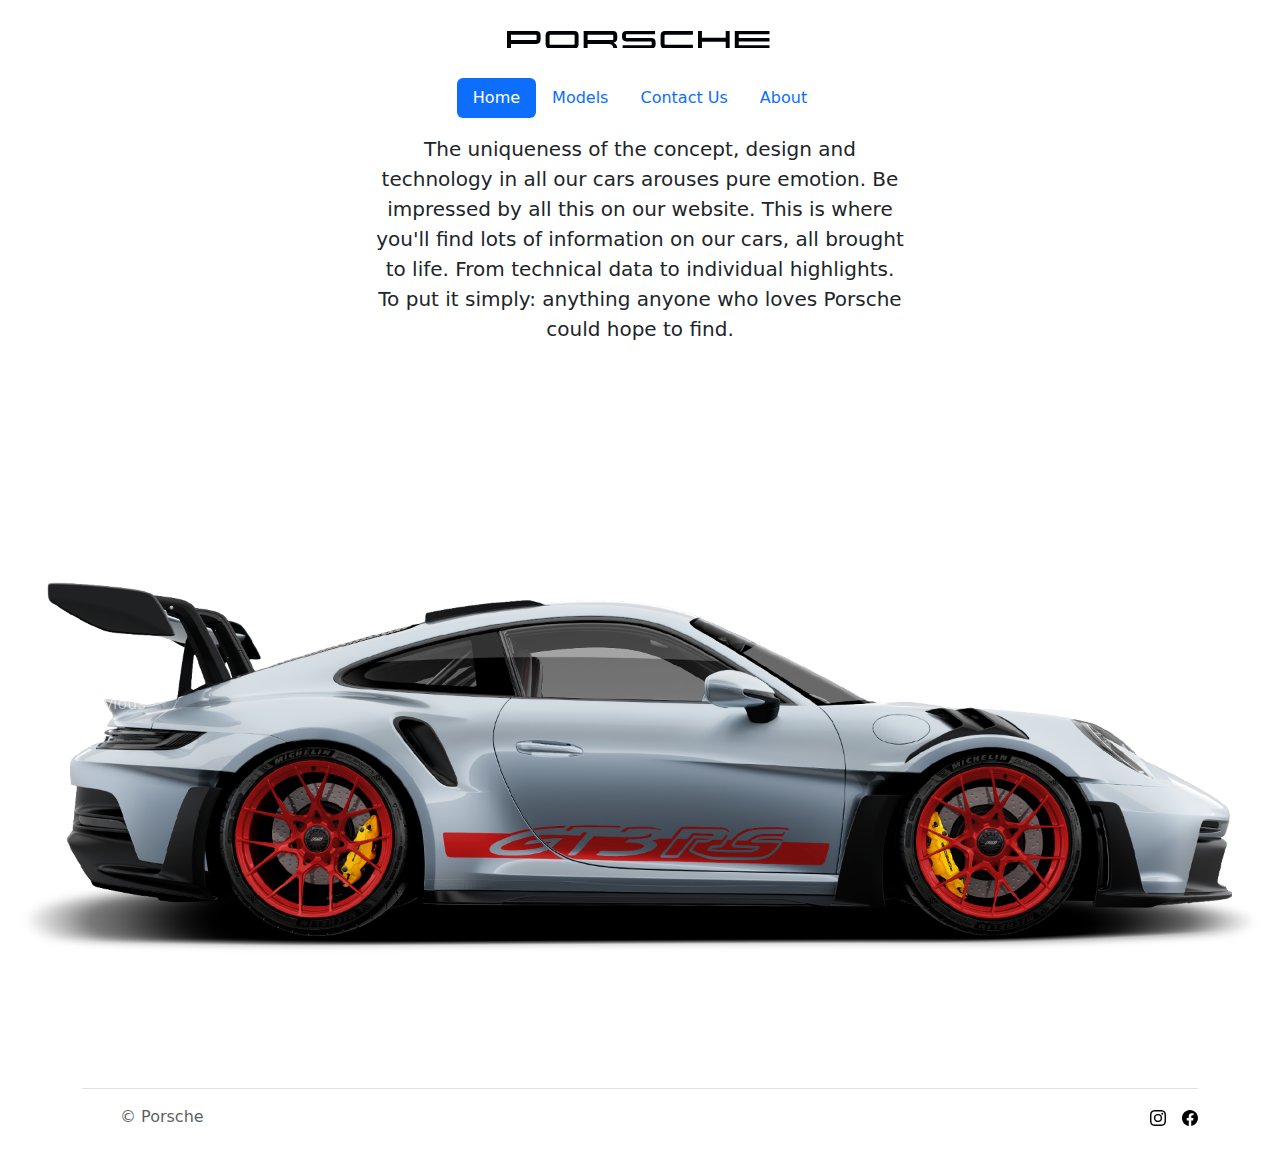
<file: index.html>
<!DOCTYPE html>
<html lang="en">
    <head>
        <meta charset="UTF-8">
        <title>Porsche</title>
        <link href="https://cdn.jsdelivr.net/npm/bootstrap@5.3.3/dist/css/bootstrap.min.css" rel="stylesheet" integrity="sha384-QWTKZyjpPEjISv5WaRU9OFeRpok6YctnYmDr5pNlyT2bRjXh0JMhjY6hW+ALEwIH" crossorigin="anonymous">
        <link rel="stylesheet" href="./style.css">
    </head>

    <body>
        <div class="container">
            <div class="heading">
                <img src="./Images/logo.png">
            </div>
        </div>

        <!-- Navbar -->
        <div class="container">
            <header class="d-flex justify-content-center pb-3">
              <ul class="nav nav-pills">
                <li class="nav-item"><a href="./index.html" class="nav-link active" aria-current="page">Home</a></li>
                <li class="nav-item"><a href="./models.html" class="nav-link" >Models</a></li>
                <li class="nav-item"><a href="./contact-us.html" class="nav-link">Contact Us</a></li>
                <li class="nav-item"><a href="./about.html" class="nav-link">About</a></li>
              </ul>
            </header>
        </div>

        <!-- Hero -->
        <div class="container">
        <div class="px-4 py-0 mb-0 text-center">
            <div class="col-lg-6 mx-auto">
              <p class="lead mb-0"> The uniqueness of the concept, design and technology in all our cars arouses pure emotion. Be impressed by all
                this on our website. This is where you'll find lots of information on our cars, all brought to life. From
                technical data to individual highlights. To put it simply: anything anyone who loves Porsche could hope to find.</p>
            </div>
        </div>
    </div>

        <!-- Coursel -->
      <div id="carouselExampleIndicators" class="carousel slide">
        <div class="carousel-indicators">
          <button type="button" data-bs-target="#carouselExampleIndicators" data-bs-slide-to="0" class="active" aria-current="true" aria-label="Slide 1"></button>
          <button type="button" data-bs-target="#carouselExampleIndicators" data-bs-slide-to="1" aria-label="Slide 2"></button>
          <button type="button" data-bs-target="#carouselExampleIndicators" data-bs-slide-to="2" aria-label="Slide 3"></button>
        </div>
        <div class="carousel-inner">
          <div class="carousel-item active">
            <img src="./Images/porsche 911 gt3 rs.png" class="d-block w-100" alt="911 gt3 rs image">
          </div>
          <div class="carousel-item">
            <img src="./Images/porsche 911.png" class="d-block w-100" alt="911 turbo s image">
          </div>
          <div class="carousel-item">
            <img src="./Images/porsche 718 cayman.png" class="d-block w-100" alt="718 cayman image ">
          </div>
        </div>
        <button class="carousel-control-prev" type="button" data-bs-target="#carouselExampleIndicators" data-bs-slide="prev">
          <span class="carousel-control-prev-icon" aria-hidden="true"></span>
          <span class="visually-visible">Previous</span>
        </button>
        <button class="carousel-control-next" type="button" data-bs-target="#carouselExampleIndicators" data-bs-slide="next">
          <span class="carousel-control-next-icon" aria-hidden="true"></span>
          <span class="visually-visible">Next</span>
        </button>
      </div>

      <!-- Footer -->
      <div class="container">
        <footer class="d-flex flex-wrap justify-content-between align-items-center py-3 my-4 border-top">
          <div class="col-md-4 d-flex align-items-center">
            <a href="/" class="mb-3 me-2 mb-md-0 text-body-secondary text-decoration-none lh-1">
              <svg class="bi" width="30" height="24"><use xlink:href="#bootstrap"></use></svg>
            </a>
            <span class="mb-3 mb-md-0 text-body-secondary">© Porsche</span>
          </div>
      
          <ul class="nav col-md-4 justify-content-end list-unstyled d-flex">
            <li class="ms-3"><a class="text-body-secondary" href="#"><svg class="bi" width="24" height="24"><use xlink:href="#twitter"></use></svg></a></li>
            <li class="ms-3"><a class="text-body-dark" href="https://www.instagram.com/porsche/"><svg xmlns="http://www.w3.org/2000/svg" width="16" height="16" fill="dark" class="bi bi-instagram" viewBox="0 0 16 16">
              <path d="M8 0C5.829 0 5.556.01 4.703.048 3.85.088 3.269.222 2.76.42a3.9 3.9 0 0 0-1.417.923A3.9 3.9 0 0 0 .42 2.76C.222 3.268.087 3.85.048 4.7.01 5.555 0 5.827 0 8.001c0 2.172.01 2.444.048 3.297.04.852.174 1.433.372 1.942.205.526.478.972.923 1.417.444.445.89.719 1.416.923.51.198 1.09.333 1.942.372C5.555 15.99 5.827 16 8 16s2.444-.01 3.298-.048c.851-.04 1.434-.174 1.943-.372a3.9 3.9 0 0 0 1.416-.923c.445-.445.718-.891.923-1.417.197-.509.332-1.09.372-1.942C15.99 10.445 16 10.173 16 8s-.01-2.445-.048-3.299c-.04-.851-.175-1.433-.372-1.941a3.9 3.9 0 0 0-.923-1.417A3.9 3.9 0 0 0 13.24.42c-.51-.198-1.092-.333-1.943-.372C10.443.01 10.172 0 7.998 0zm-.717 1.442h.718c2.136 0 2.389.007 3.232.046.78.035 1.204.166 1.486.275.373.145.64.319.92.599s.453.546.598.92c.11.281.24.705.275 1.485.039.843.047 1.096.047 3.231s-.008 2.389-.047 3.232c-.035.78-.166 1.203-.275 1.485a2.5 2.5 0 0 1-.599.919c-.28.28-.546.453-.92.598-.28.11-.704.24-1.485.276-.843.038-1.096.047-3.232.047s-2.39-.009-3.233-.047c-.78-.036-1.203-.166-1.485-.276a2.5 2.5 0 0 1-.92-.598 2.5 2.5 0 0 1-.6-.92c-.109-.281-.24-.705-.275-1.485-.038-.843-.046-1.096-.046-3.233s.008-2.388.046-3.231c.036-.78.166-1.204.276-1.486.145-.373.319-.64.599-.92s.546-.453.92-.598c.282-.11.705-.24 1.485-.276.738-.034 1.024-.044 2.515-.045zm4.988 1.328a.96.96 0 1 0 0 1.92.96.96 0 0 0 0-1.92m-4.27 1.122a4.109 4.109 0 1 0 0 8.217 4.109 4.109 0 0 0 0-8.217m0 1.441a2.667 2.667 0 1 1 0 5.334 2.667 2.667 0 0 1 0-5.334"/>
            </svg></a></li>
            <li class="ms-3"><a class="text-body-prim" href="https://www.facebook.com/porsche/"><svg xmlns="http://www.w3.org/2000/svg" width="16" height="16" fill="dark" class="bi bi-facebook" viewBox="0 0 16 16">
              <path d="M16 8.049c0-4.446-3.582-8.05-8-8.05C3.58 0-.002 3.603-.002 8.05c0 4.017 2.926 7.347 6.75 7.951v-5.625h-2.03V8.05H6.75V6.275c0-2.017 1.195-3.131 3.022-3.131.876 0 1.791.157 1.791.157v1.98h-1.009c-.993 0-1.303.621-1.303 1.258v1.51h2.218l-.354 2.326H9.25V16c3.824-.604 6.75-3.934 6.75-7.951"/>
            </svg></a></li>
          </ul>
        </footer>
      </div>
      <script src="https://cdn.jsdelivr.net/npm/bootstrap@5.3.3/dist/js/bootstrap.bundle.min.js" integrity="sha384-YvpcrYf0tY3lHB60NNkmXc5s9fDVZLESaAA55NDzOxhy9GkcIdslK1eN7N6jIeHz" crossorigin="anonymous"></script>
    </body>
</html>
</file>
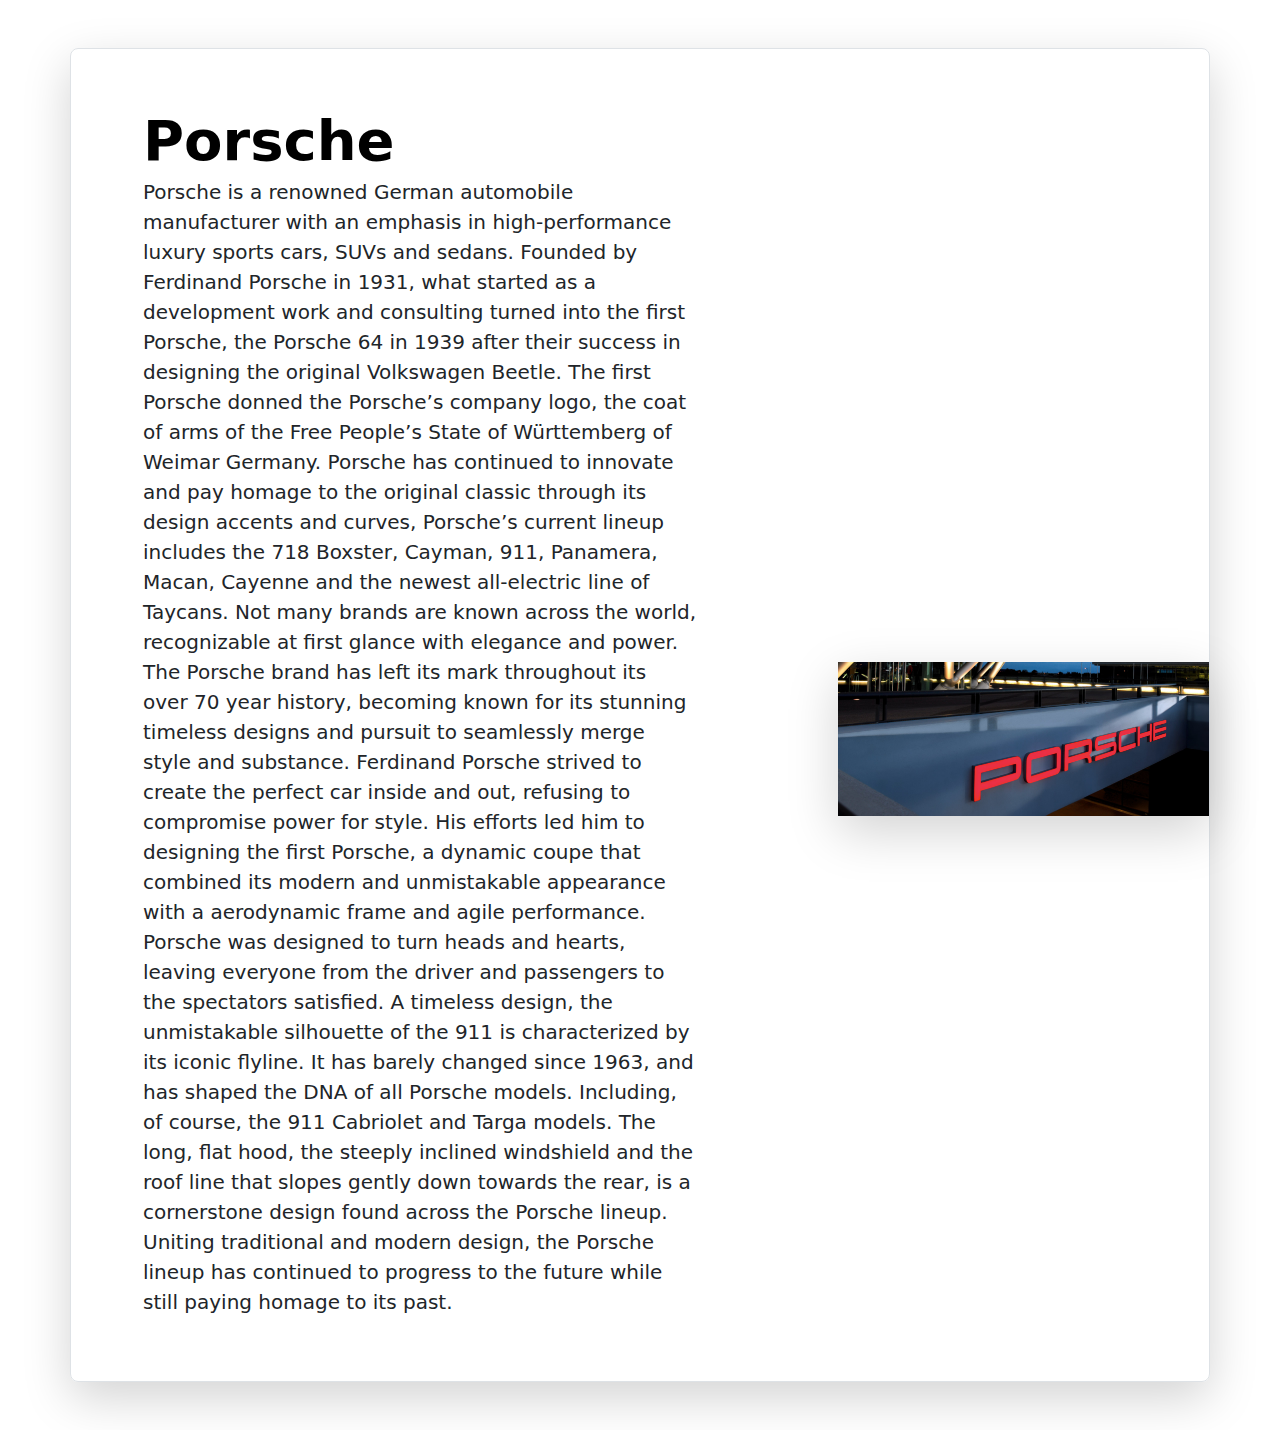
<file: about.html>
<!DOCTYPE html>
<html lang="en">
    <head>
        <meta charset="UTF-8">
        <title>About</title>
        <link href="https://cdn.jsdelivr.net/npm/bootstrap@5.3.3/dist/css/bootstrap.min.css" rel="stylesheet" integrity="sha384-QWTKZyjpPEjISv5WaRU9OFeRpok6YctnYmDr5pNlyT2bRjXh0JMhjY6hW+ALEwIH" crossorigin="anonymous">
    </head>

    <body>
        <div class="container my-5">
            <div class="row p-4 pb-0 pe-lg-0 pt-lg-5 align-items-center rounded-3 border shadow-lg">
              <div class="col-lg-7 p-3 p-lg-5 pt-lg-3">
                <h1 class="display-4 fw-bold lh-1 text-body-emphasis">Porsche</h1>
                <p class="lead">Porsche is a renowned German automobile manufacturer with an emphasis in high-performance luxury sports cars, SUVs and sedans. Founded by Ferdinand Porsche in 1931, what started as a development work and consulting turned into the first Porsche, the Porsche 64 in 1939 after their success in designing the original Volkswagen Beetle. The first Porsche donned the Porsche’s company logo, the coat of arms of the Free People’s State of Württemberg of Weimar Germany. Porsche has continued to innovate and pay homage to the original classic through its design accents and curves, Porsche’s current lineup includes the 718 Boxster, Cayman, 911, Panamera, Macan, Cayenne and the newest all-electric line of Taycans.
                    Not many brands are known across the world, recognizable at first glance with elegance and power. The Porsche brand has left its mark throughout its over 70 year history, becoming known for its stunning timeless designs and pursuit to seamlessly merge style and substance.
                
                Ferdinand Porsche strived to create the perfect car inside and out, refusing to compromise power for style. His efforts led him to designing the first Porsche, a dynamic coupe that combined its modern and unmistakable appearance with a aerodynamic frame and agile performance. Porsche was designed to turn heads and hearts, leaving everyone from the driver and passengers to the spectators satisfied.
                
                A timeless design, the unmistakable silhouette of the 911 is characterized by its iconic flyline. It has barely changed since 1963, and has shaped the DNA of all Porsche models. Including, of course, the 911 Cabriolet and Targa models.
                
                The long, flat hood, the steeply inclined windshield and the roof line that slopes gently down towards the rear, is a cornerstone design found across the Porsche lineup. Uniting traditional and modern design, the Porsche lineup has continued to progress to the future while still paying homage to its past.
                </p>
              </div>
              <div class="col-lg-4 offset-lg-1 p-0 overflow-hidden shadow-lg">
                  <img class="rounded-lg-3" src="./about.jpg" alt="Porsche logo photo" width="400">
              </div>
            </div>
          </div>
    </body>
</html>
</file>
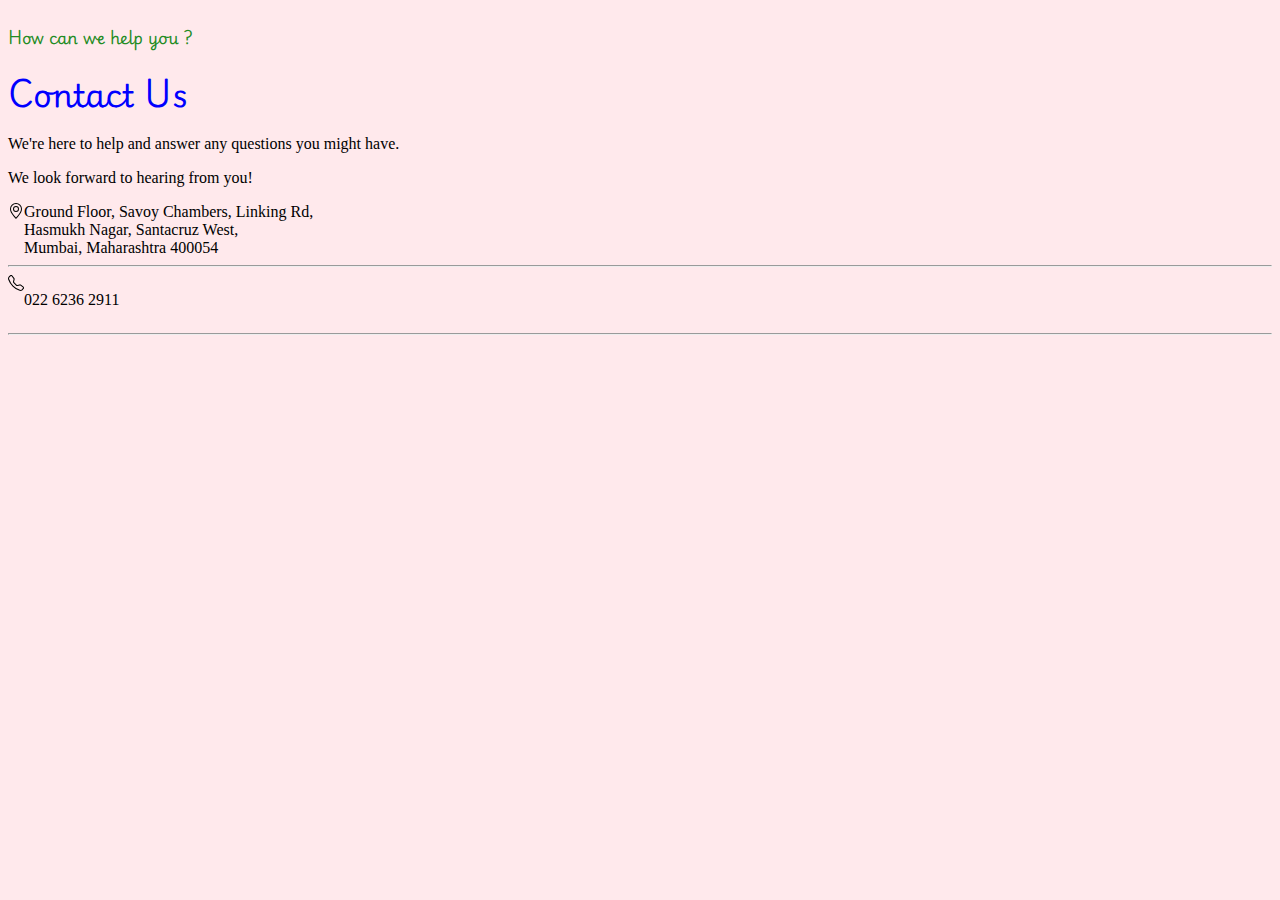
<file: contact-us.html>
<!DOCTYPE html>
<html lang="en">
    <head>
        <meta charset="UTF-8">
        <title>Contact Us</title>
        <link rel="preconnect" href="https://fonts.googleapis.com">
        <link rel="preconnect" href="https://fonts.gstatic.com" crossorigin>
        <link href="https://fonts.googleapis.com/css2?family=Playwrite+IT+Moderna:wght@100..400&display=swap" rel="stylesheet">
        <style>
                .title {
                font-family: "Playwrite IT Moderna", cursive;
                font-optical-sizing: auto;
                font-style: normal;
                }

            *{
                background-color: #ffe9ec;
                
            }

            .location {
                display: flex;
                flex-wrap: wrap
            }

            .location > p {
                margin: 0;
            }

            .call { 
                display: flex;
                flex-wrap: wrap;
            }

            .title > p{
                color: forestgreen;
            }

            .title > h1 {
                margin: 0;
                color: blue;
            }

            .para > {
                margin: 0;
            }

            .container {
                display: flex;
                flex-direction: column;
                justify-content: center;
            }
        </style>
    </head>

    <body>
        <div class="container">
        <div class="title">
            <p>How can we help you ?</p>
            <h1>Contact Us</h1>
        </div>
        <div class="para">
            <p>We're here to help and answer any questions you might have.</p>
            <p>We look forward to hearing from you!</p>
        </div>
        <div class="details">
            <div class="location">
            <svg xmlns="http://www.w3.org/2000/svg" width="16" height="16" fill="currentColor" class="bi bi-geo-alt" viewBox="0 0 16 16">
                <path d="M12.166 8.94c-.524 1.062-1.234 2.12-1.96 3.07A32 32 0 0 1 8 14.58a32 32 0 0 1-2.206-2.57c-.726-.95-1.436-2.008-1.96-3.07C3.304 7.867 3 6.862 3 6a5 5 0 0 1 10 0c0 .862-.305 1.867-.834 2.94M8 16s6-5.686 6-10A6 6 0 0 0 2 6c0 4.314 6 10 6 10"/>
                <path d="M8 8a2 2 0 1 1 0-4 2 2 0 0 1 0 4m0 1a3 3 0 1 0 0-6 3 3 0 0 0 0 6"/>
                </svg> <p>  Ground Floor, Savoy Chambers, Linking Rd,<br /> Hasmukh Nagar, Santacruz West,<br /> Mumbai, Maharashtra 400054</p>
            </div>
            <hr />
            <div class="call">
                <svg xmlns="http://www.w3.org/2000/svg" width="16" height="16" fill="currentColor" class="bi bi-telephone" viewBox="0 0 16 16">
                    <path d="M3.654 1.328a.678.678 0 0 0-1.015-.063L1.605 2.3c-.483.484-.661 1.169-.45 1.77a17.6 17.6 0 0 0 4.168 6.608 17.6 17.6 0 0 0 6.608 4.168c.601.211 1.286.033 1.77-.45l1.034-1.034a.678.678 0 0 0-.063-1.015l-2.307-1.794a.68.68 0 0 0-.58-.122l-2.19.547a1.75 1.75 0 0 1-1.657-.459L5.482 8.062a1.75 1.75 0 0 1-.46-1.657l.548-2.19a.68.68 0 0 0-.122-.58zM1.884.511a1.745 1.745 0 0 1 2.612.163L6.29 2.98c.329.423.445.974.315 1.494l-.547 2.19a.68.68 0 0 0 .178.643l2.457 2.457a.68.68 0 0 0 .644.178l2.189-.547a1.75 1.75 0 0 1 1.494.315l2.306 1.794c.829.645.905 1.87.163 2.611l-1.034 1.034c-.74.74-1.846 1.065-2.877.702a18.6 18.6 0 0 1-7.01-4.42 18.6 18.6 0 0 1-4.42-7.009c-.362-1.03-.037-2.137.703-2.877z"/>
                  </svg> <p>   022 6236 2911</p>
            </div>
            <hr />
        </div>
    </div>
    </body>
</html>
</file>
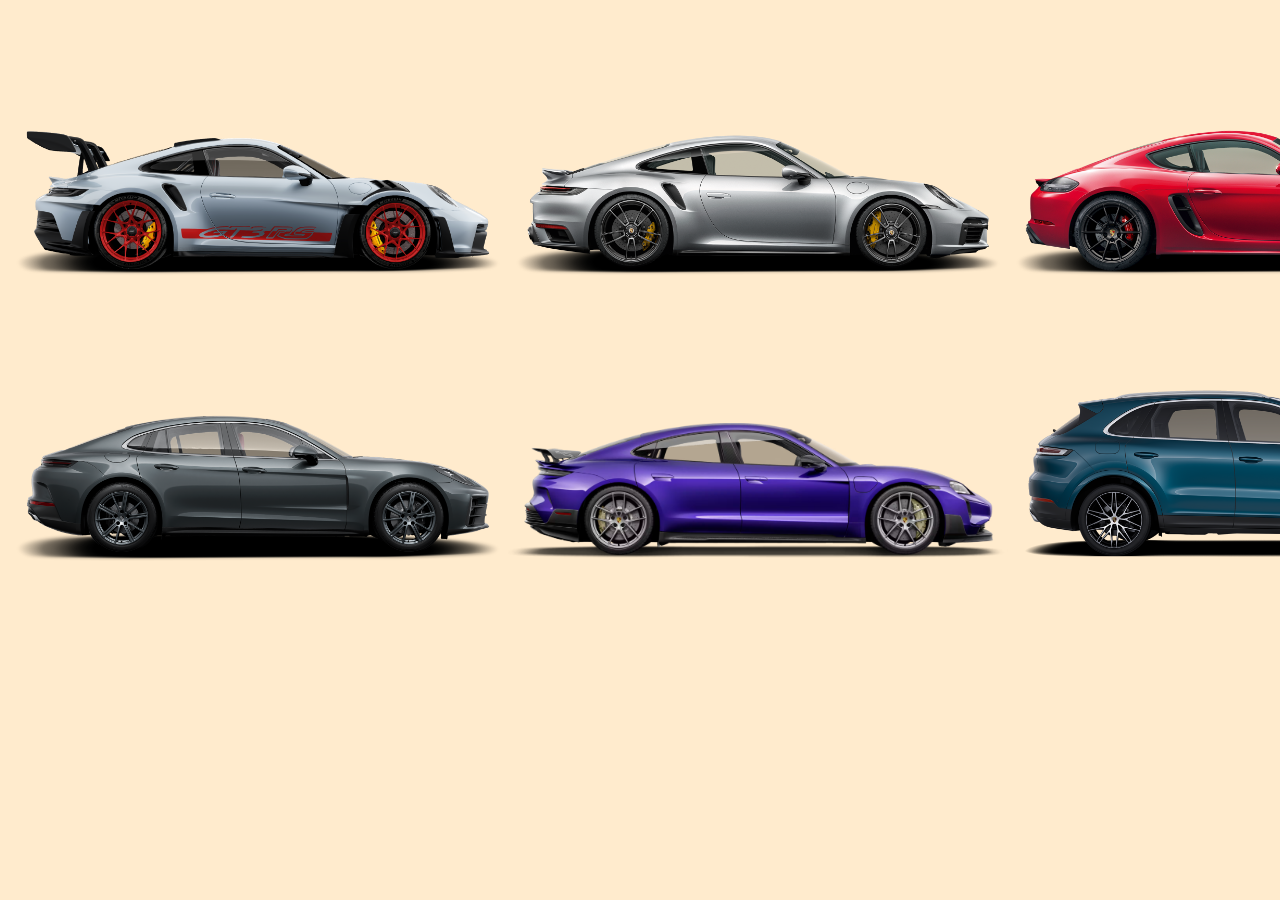
<file: models.html>
<!DOCTYPE html>
<html lang="en">
    <head>
        <meta charset="UTF-8">
        <title>Models</title>
        <!-- <link href="https://cdn.jsdelivr.net/npm/bootstrap@5.3.3/dist/css/bootstrap.min.css" rel="stylesheet" integrity="sha384-QWTKZyjpPEjISv5WaRU9OFeRpok6YctnYmDr5pNlyT2bRjXh0JMhjY6hW+ALEwIH" crossorigin="anonymous"> -->
        <!-- <link rel="stylesheet" href="./style.css"> -->
        <style>
            .models {
                display: grid;
                grid-template-columns: 1fr 1fr 1fr;
                grid-template-rows: 1fr 1fr;
                gap: 0px;
                margin: 0;
                padding-top: 30px;
            }

            .GT3-RS {
                width: 30%;
                height: 50%;
            }

            .Turbo-s {
                width: 30%;
                height: 50%;
            }

            .Cayman {
                width: 30%;
                height: 50%;
            }

            .Panamera {
                width: 300px;
                height: 50%;
            }

            .Taycan {
                width: 300px;
                height: 50%;
                padding-top: 100px;
            }

            .Cayenne {
                width: 30%;
                height: 50%;
                background-color: #fdce4b;
            }

            * {
                background-color: blanchedalmond;
            }

            @media (max-width: 900px){
                .models{
                    display: block;
                }
            }
        </style>
    </head>
    <body>
        <div class="container">
            <div class="models">
                <div class="GT3-RS">
                    <a href="./Models/GT3-RS.html"><img src="./Images/porsche 911 gt3 rs.png" alt="Porsche GT3-RS image" width="500px"></a>
                </div>
                <div class="Turbo-s">
                    <a href="./Models/Turbo-s.html"><img src="./Images/porsche 911.png" alt="Porsche 911 turbo s image" width="500px"></a>
                </div>
                <div class="Cayman">
                    <a href="./Models/718-Cayman.html"><img src="./Images/porsche 718 cayman.png" alt="Porsche 718 Cayman Image" width="500px"></a>
                </div>
                <div class="Panamera">
                    <a href="./Models/Panamera.html"><img src="./Images/porsche panamera.png" alt="Porsche Panamera image" width="500px"></a>
                </div>
                <div class="Taycan">
                    <a href="./Models/Taycan.html"><img src="./Images/porsche taycan.jpeg" alt="Porsche Taycan image" width="500px"></a>
                </div>
                <div class="Cayenne">
                    <a href="./Models/Cayenne.html"><img src="./Images/porsche-cayenne.png" alt="Porsche Cayenne image" width="500px"></a>
                </div>    
            </div>
        </div>
    </body>
</html>
</file>
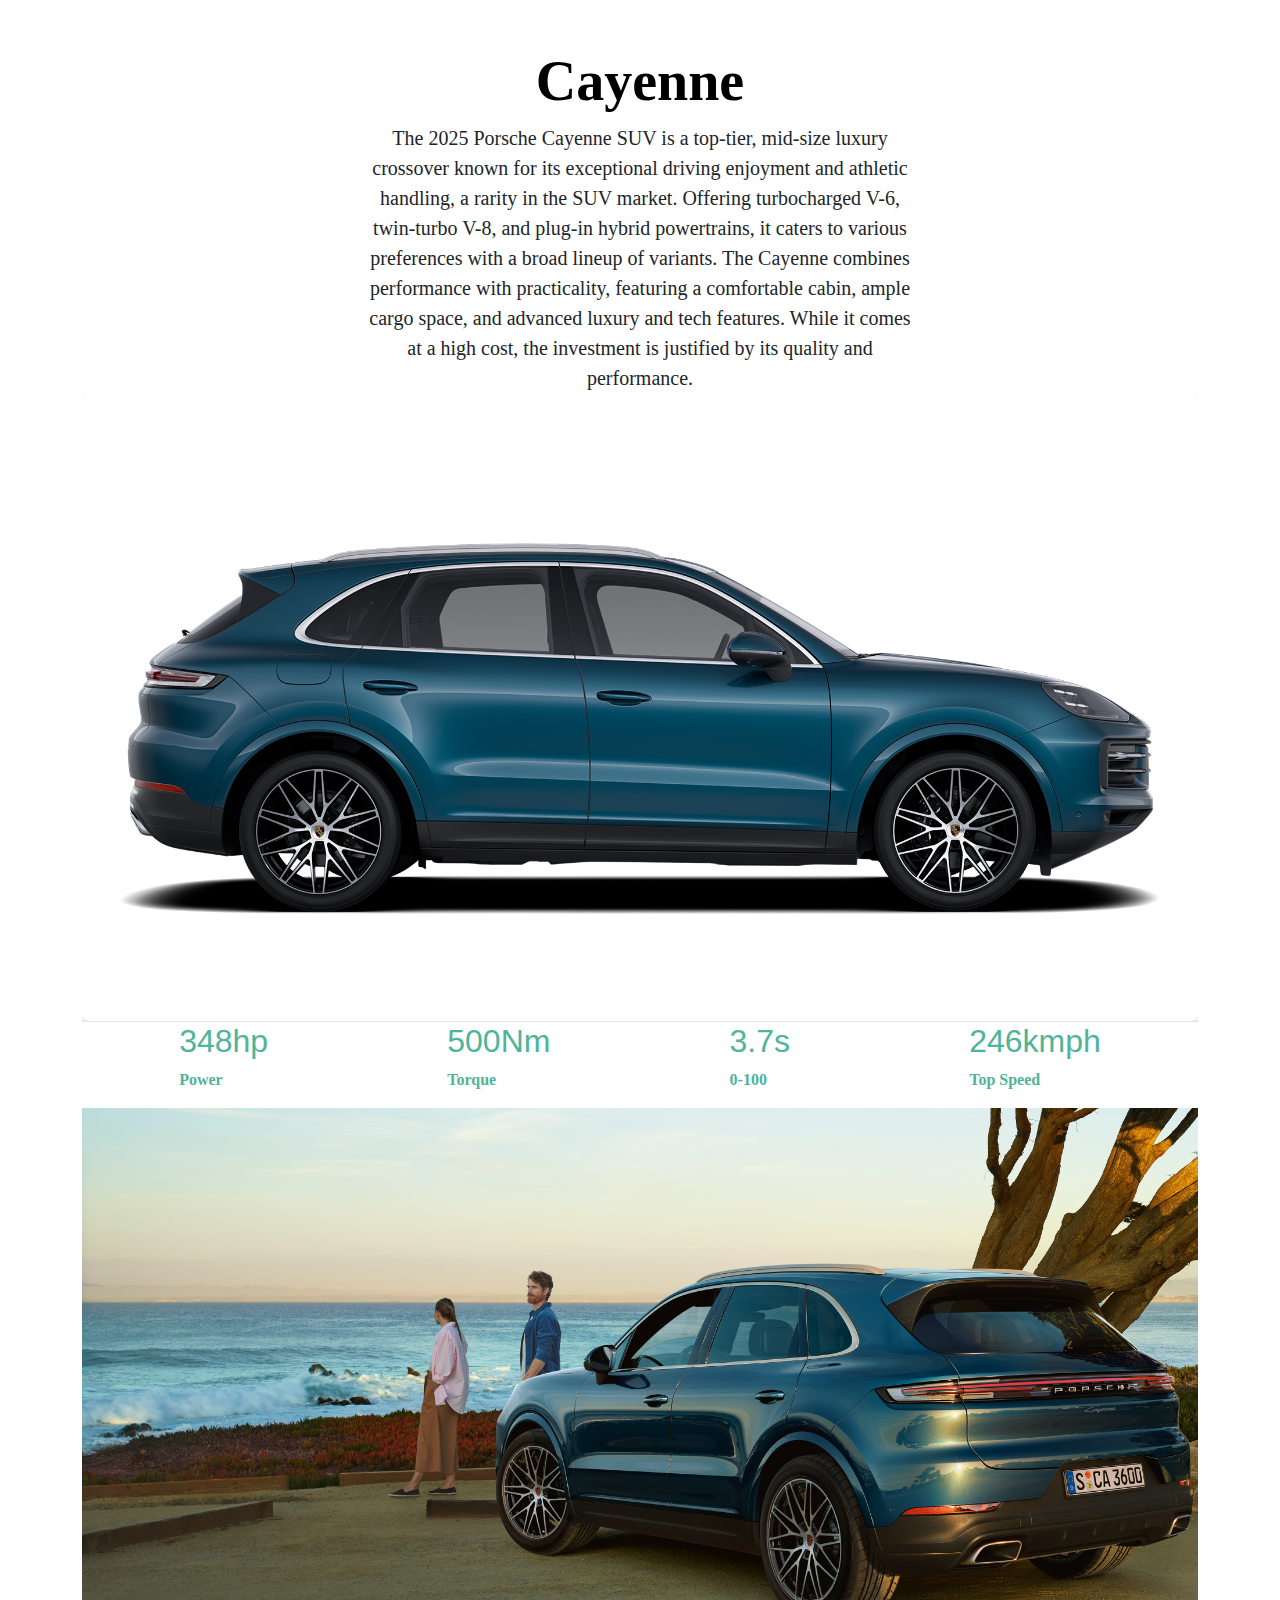
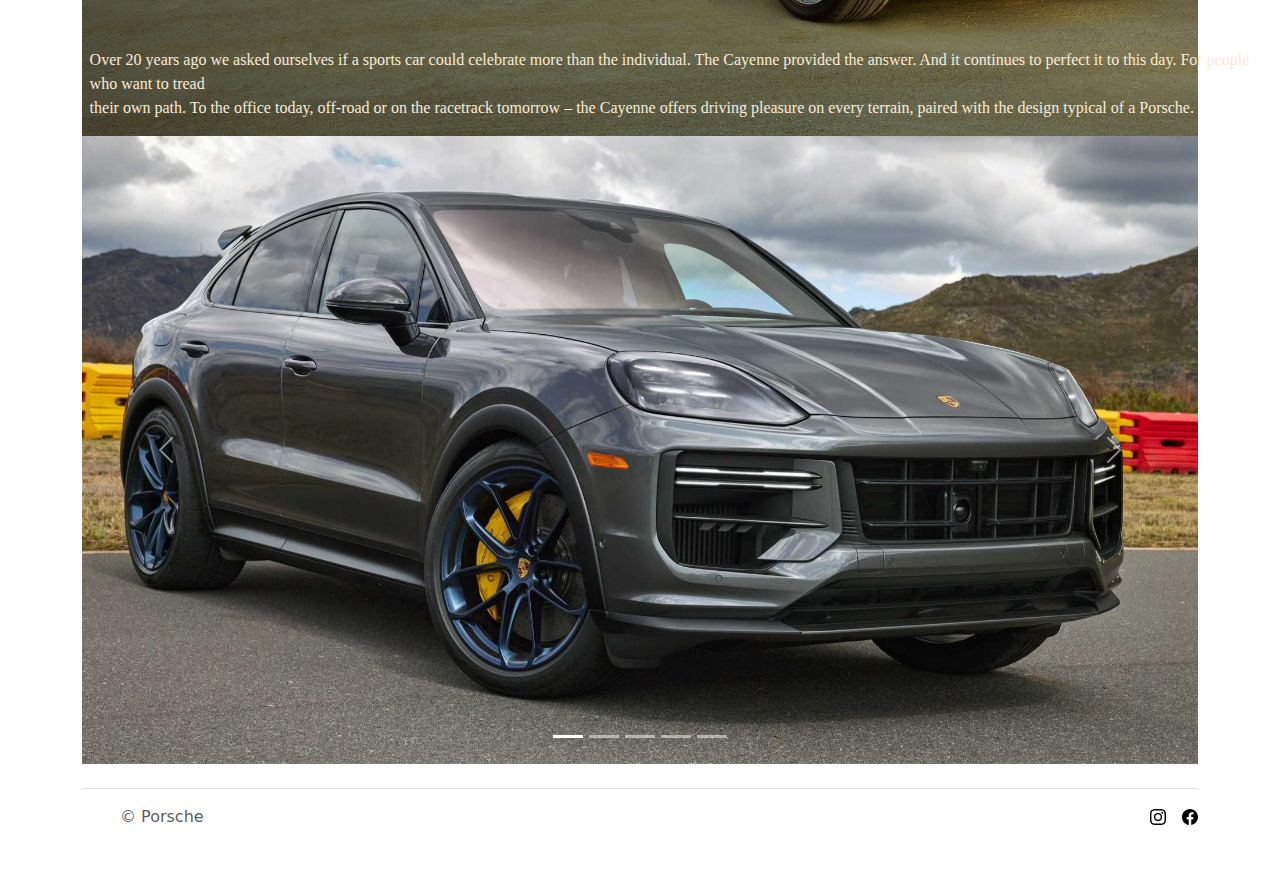
<file: Models/Cayenne.html>
<!DOCTYPE html>
<html lang="en">
    <head>
        <meta charset="UTF-8">
        <title>Porsche 911 GT3 RS</title>
        <link href="https://cdn.jsdelivr.net/npm/bootstrap@5.3.3/dist/css/bootstrap.min.css" rel="stylesheet" integrity="sha384-QWTKZyjpPEjISv5WaRU9OFeRpok6YctnYmDr5pNlyT2bRjXh0JMhjY6hW+ALEwIH" crossorigin="anonymous">
        <style>
            #heading,p 
            {
                font-family: Porsche-Next;
            }
            .card-img-overlay {
                display: flex;
                align-items: flex-end;
                justify-content: flex-start;
                color: antiquewhite;
                padding-left: 7%;
                text-wrap: wrap;
            }

            .card-img {
                border-radius: 0;
            }

            .card, img {
                border: 0;
            }

            .specs {
                padding-top: 5;
                padding-bottom: 5;
                display: flex;
                justify-content: space-evenly;
                font-family: 'Arial Narrow', Arial, sans-serif;
                font-weight: bold;
                border: 0;
            }

            .specs > h2 {
                padding: 0;
            }
            .specs {
                color:#50B498;
            }
        </style>
    </head>
    <body>
        <div class="container">
            <div class="px-0 pt-0 mt-5 text-center border-bottom">
                <h1 id="heading" class="display-4 fw-bold text-body-emphasis" >Cayenne</h1>
                <div class="col-lg-6 mx-auto">
                    <p class="lead mb-0">The 2025 Porsche Cayenne SUV is a top-tier, mid-size luxury crossover known for its exceptional driving enjoyment and athletic handling, a rarity in the SUV market. Offering turbocharged V-6, twin-turbo V-8, and plug-in hybrid powertrains, it caters to various preferences with a broad lineup of variants. The Cayenne combines performance with practicality, featuring a comfortable cabin, ample cargo space, and advanced luxury and tech features. While it comes at a high cost, the investment is justified by its quality and performance. </p>
                <div class="d-grid gap-2 d-sm-flex justify-content-sm-center mb-0">
              </div>
            </div>
            <div class="overflow-hidden" style="max-height: 80vh;">
                <div class="container px-0 mb-0" style="border: 0;margin-bottom: 0;">
                    <img src="../Images/porsche-cayenne.png" class="img-fluid rounded-3 shadow-lg" alt="Porsche 911 GT3-RS image" width="100%" height="500" loading="lazy">
                </div>
                </div>
            </div>
        </div>

        <div class="specs">
            <div class="power">
                <h2>348hp</h2>
                <p>Power</p>
            </div>
            <div class="torque">
                <h2>500Nm</h2>
                <p>Torque</p>
            </div>
            <div class="0-100">
                <h2>3.7s</h2>
                <p>0-100</p>
            </div>
            <div class="power">
                <h2>246kmph</h2>
                <p>Top Speed</p>
            </div>
        </div>

        <div clas="container">
            <div class="card text-bg-white">
                <div class="container card-img ">
                    <img src="../Images/Cayenne/feature 1.jpg" class="card-img" alt="Engine Specifications">
                </div>
                <div class="card-img-overlay">
                <p class="card-text" style="font-size: 100%;font-family: 'Times New Roman', Times, serif ; ">Over 20 years ago we asked ourselves if a sports car could celebrate more than the individual. The Cayenne provided the answer. And it continues to perfect it to this day. For people who want to tread <br />their own path.
                    To the office today, off-road or on the racetrack tomorrow – the Cayenne offers driving pleasure on every terrain, paired with the design typical of a Porsche.</p>
            </div>
          </div>
        </div>

        <div class="container">
            <div id="carouselExampleIndicators" class="carousel slide">
                <div class="carousel-indicators">
                  <button type="button" data-bs-target="#carouselExampleIndicators" data-bs-slide-to="0" class="active" aria-current="true" aria-label="Slide 1"></button>
                  <button type="button" data-bs-target="#carouselExampleIndicators" data-bs-slide-to="1" aria-label="Slide 2"></button>
                  <button type="button" data-bs-target="#carouselExampleIndicators" data-bs-slide-to="2" aria-label="Slide 3"></button>
                  <button type="button" data-bs-target="#carouselExampleIndicators" data-bs-slide-to="3" aria-label="Slide 4"></button>
                  <button type="button" data-bs-target="#carouselExampleIndicators" data-bs-slide-to="4" aria-label="Slide 5"></button>
                </div>
                <div class="carousel-inner">
                  <div class="carousel-item active">
                    <img src="../Images/Cayenne/Cayenne1.jpg" class="d-block w-100" alt="Front-Exterior Porsche 911 GT3-RS image 1" height="100%">
                  </div>
                  <div class="carousel-item">
                    <img src="../Images/Cayenne/Cayenne2.jpg" class="d-block w-100" alt="Front-Exterior Porsche 911 GT3-RS image 2" height="100%">
                  </div>
                  <div class="carousel-item">
                    <img src="../Images/Cayenne/Cayenne3.jpg" class="d-block w-100" alt="Back-Exterior Porsche 911 GT3-RS image 1" height="100%">
                  </div>
                  <div class="carousel-item">
                    <img src="../Images//Cayenne/Cayenne4.jpg" class="d-block w-100" alt="Back-Exterior Porsche 911 GT3-RS image 2" height="100%">
                  </div>
                  <div class="carousel-item">
                    <img src="../Images/Cayenne/Cayenne5.jpg" class="d-block w-100" alt="Interior Porsche 911 GT3-RS image 1" height="100%">
                  </div>
                </div>
                <button class="carousel-control-prev" type="button" data-bs-target="#carouselExampleIndicators" data-bs-slide="prev">
                  <span class="carousel-control-prev-icon" aria-hidden="true"></span>
                  <span class="visually-hidden">Previous</span>
                </button>
                <button class="carousel-control-next" type="button" data-bs-target="#carouselExampleIndicators" data-bs-slide="next">
                  <span class="carousel-control-next-icon" aria-hidden="true"></span>
                  <span class="visually-hidden">Next</span>
                </button>
              </div>
        </div>

        <div class="container">
            <footer class="d-flex flex-wrap justify-content-between align-items-center py-3 my-4 border-top">
              <div class="col-md-4 d-flex align-items-center">
                <a href="/" class="mb-3 me-2 mb-md-0 text-body-secondary text-decoration-none lh-1">
                  <svg class="bi" width="30" height="24"><use xlink:href="#bootstrap"></use></svg>
                </a>
                <span class="mb-3 mb-md-0 text-body-secondary">© Porsche</span>
              </div>
          
              <ul class="nav col-md-4 justify-content-end list-unstyled d-flex">
                <li class="ms-3"><a class="text-body-secondary" href="#"><svg class="bi" width="24" height="24"><use xlink:href="#twitter"></use></svg></a></li>
                <li class="ms-3"><a class="text-body-dark" href="https://www.instagram.com/porsche/"><svg xmlns="http://www.w3.org/2000/svg" width="16" height="16" fill="dark" class="bi bi-instagram" viewBox="0 0 16 16">
                  <path d="M8 0C5.829 0 5.556.01 4.703.048 3.85.088 3.269.222 2.76.42a3.9 3.9 0 0 0-1.417.923A3.9 3.9 0 0 0 .42 2.76C.222 3.268.087 3.85.048 4.7.01 5.555 0 5.827 0 8.001c0 2.172.01 2.444.048 3.297.04.852.174 1.433.372 1.942.205.526.478.972.923 1.417.444.445.89.719 1.416.923.51.198 1.09.333 1.942.372C5.555 15.99 5.827 16 8 16s2.444-.01 3.298-.048c.851-.04 1.434-.174 1.943-.372a3.9 3.9 0 0 0 1.416-.923c.445-.445.718-.891.923-1.417.197-.509.332-1.09.372-1.942C15.99 10.445 16 10.173 16 8s-.01-2.445-.048-3.299c-.04-.851-.175-1.433-.372-1.941a3.9 3.9 0 0 0-.923-1.417A3.9 3.9 0 0 0 13.24.42c-.51-.198-1.092-.333-1.943-.372C10.443.01 10.172 0 7.998 0zm-.717 1.442h.718c2.136 0 2.389.007 3.232.046.78.035 1.204.166 1.486.275.373.145.64.319.92.599s.453.546.598.92c.11.281.24.705.275 1.485.039.843.047 1.096.047 3.231s-.008 2.389-.047 3.232c-.035.78-.166 1.203-.275 1.485a2.5 2.5 0 0 1-.599.919c-.28.28-.546.453-.92.598-.28.11-.704.24-1.485.276-.843.038-1.096.047-3.232.047s-2.39-.009-3.233-.047c-.78-.036-1.203-.166-1.485-.276a2.5 2.5 0 0 1-.92-.598 2.5 2.5 0 0 1-.6-.92c-.109-.281-.24-.705-.275-1.485-.038-.843-.046-1.096-.046-3.233s.008-2.388.046-3.231c.036-.78.166-1.204.276-1.486.145-.373.319-.64.599-.92s.546-.453.92-.598c.282-.11.705-.24 1.485-.276.738-.034 1.024-.044 2.515-.045zm4.988 1.328a.96.96 0 1 0 0 1.92.96.96 0 0 0 0-1.92m-4.27 1.122a4.109 4.109 0 1 0 0 8.217 4.109 4.109 0 0 0 0-8.217m0 1.441a2.667 2.667 0 1 1 0 5.334 2.667 2.667 0 0 1 0-5.334"/>
                </svg></a></li>
                <li class="ms-3"><a class="text-body-prim" href="https://www.facebook.com/porsche/"><svg xmlns="http://www.w3.org/2000/svg" width="16" height="16" fill="dark" class="bi bi-facebook" viewBox="0 0 16 16">
                  <path d="M16 8.049c0-4.446-3.582-8.05-8-8.05C3.58 0-.002 3.603-.002 8.05c0 4.017 2.926 7.347 6.75 7.951v-5.625h-2.03V8.05H6.75V6.275c0-2.017 1.195-3.131 3.022-3.131.876 0 1.791.157 1.791.157v1.98h-1.009c-.993 0-1.303.621-1.303 1.258v1.51h2.218l-.354 2.326H9.25V16c3.824-.604 6.75-3.934 6.75-7.951"/>
                </svg></a></li>
              </ul>
            </footer>
        </div>
        
        <script src="https://cdn.jsdelivr.net/npm/bootstrap@5.3.3/dist/js/bootstrap.bundle.min.js" integrity="sha384-YvpcrYf0tY3lHB60NNkmXc5s9fDVZLESaAA55NDzOxhy9GkcIdslK1eN7N6jIeHz" crossorigin="anonymous"></script>
    </body>
</html>
</file>
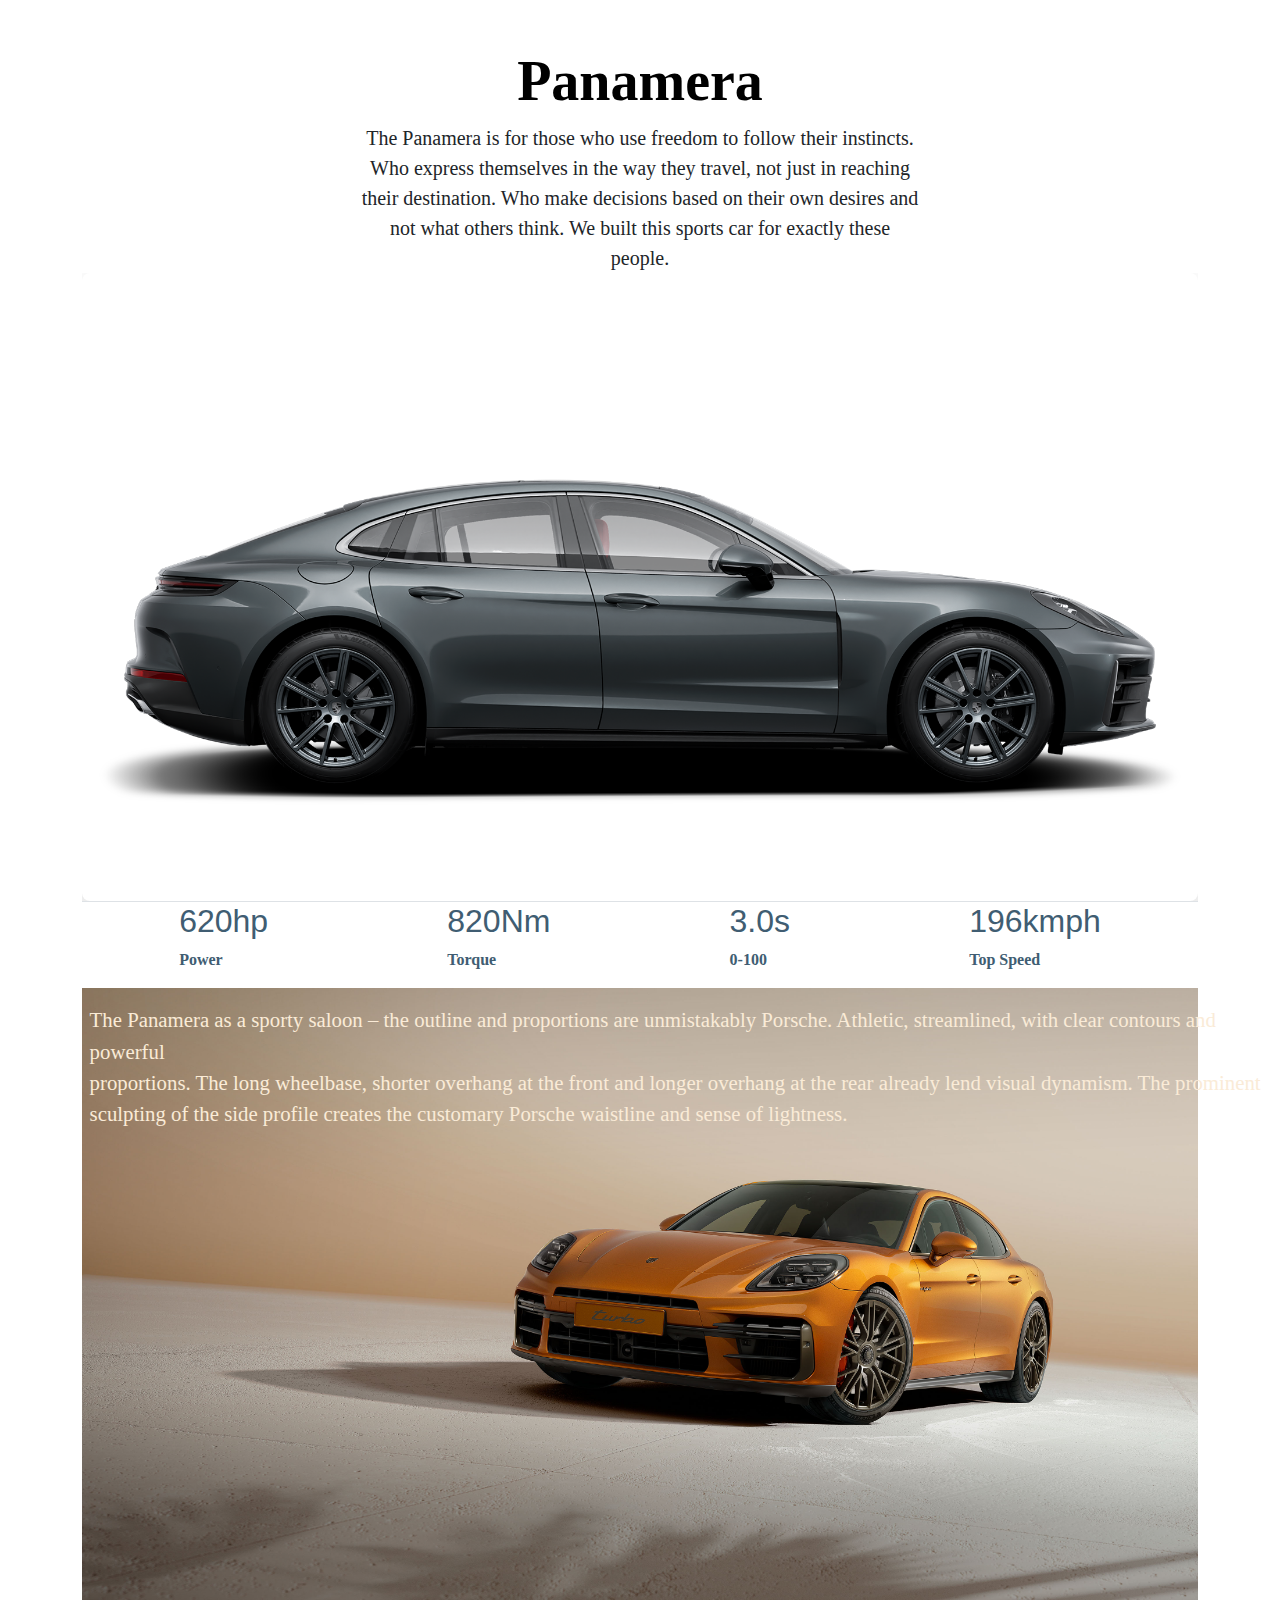
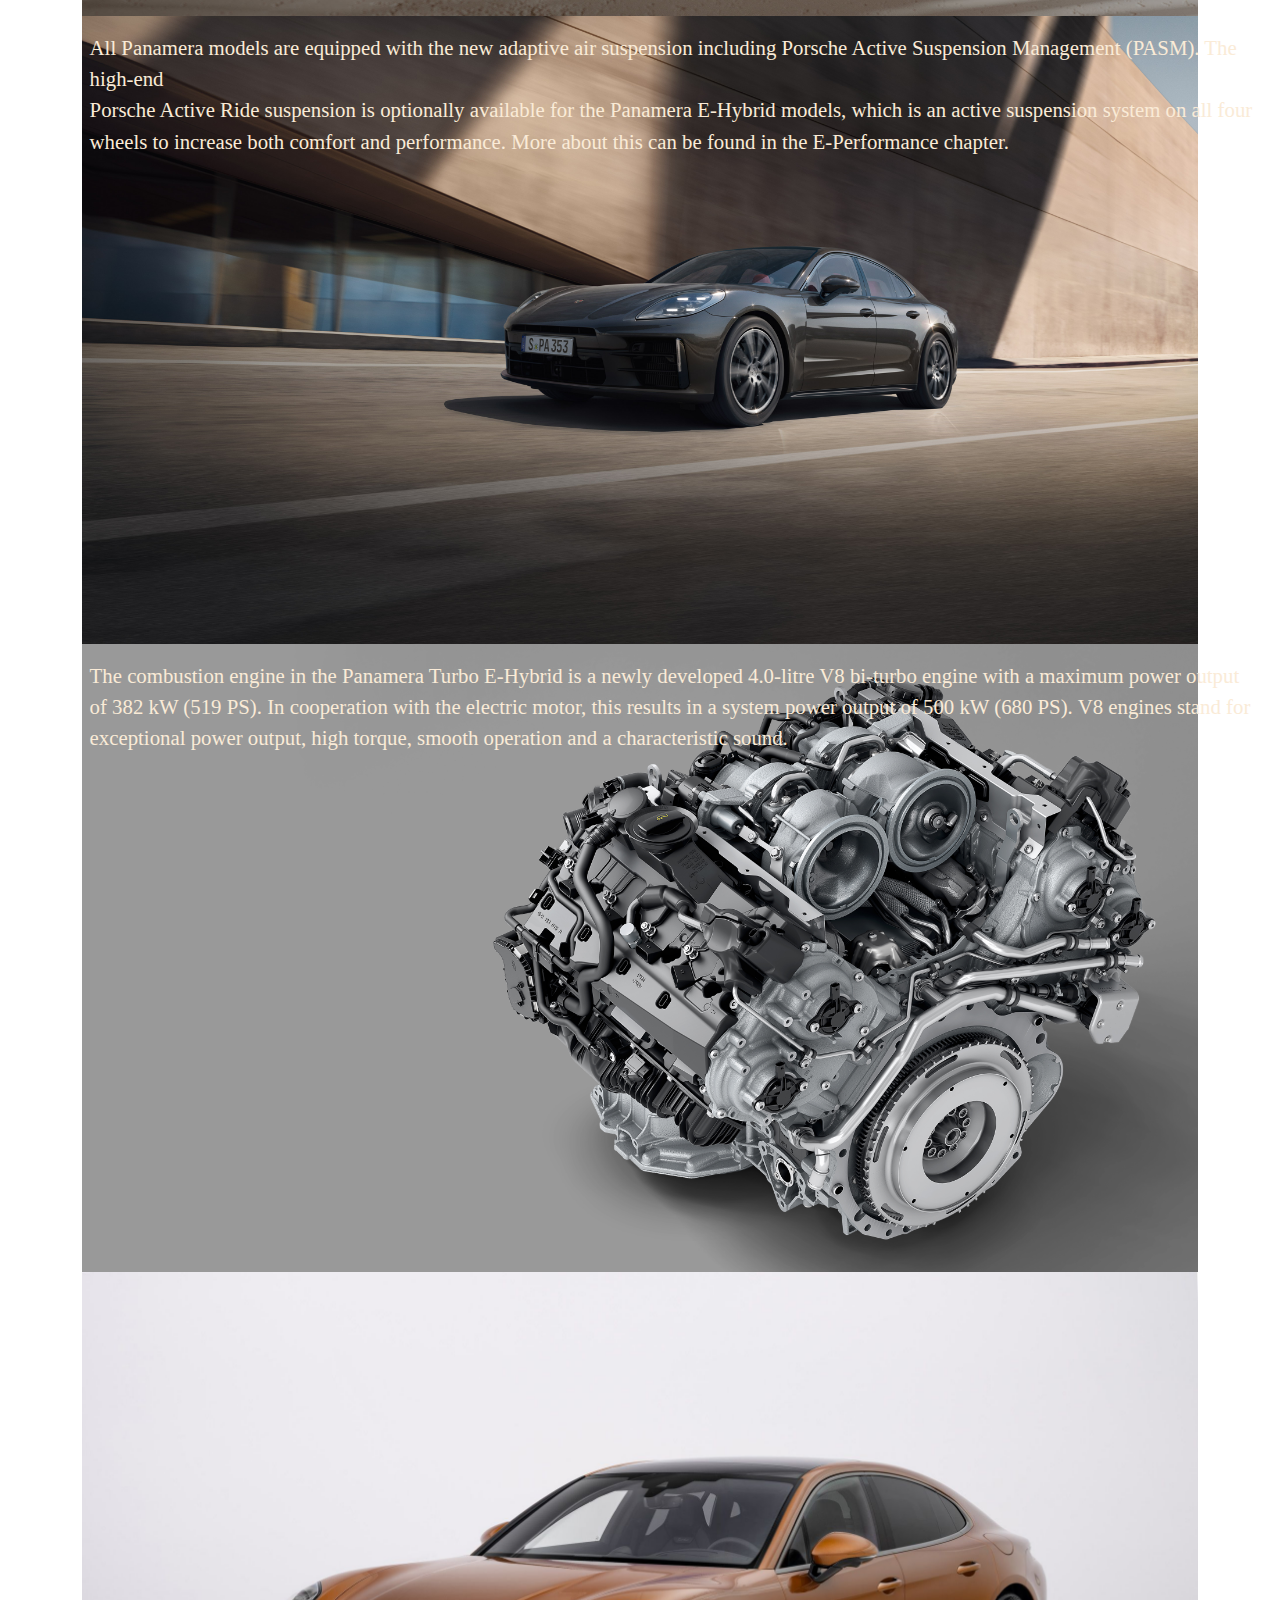
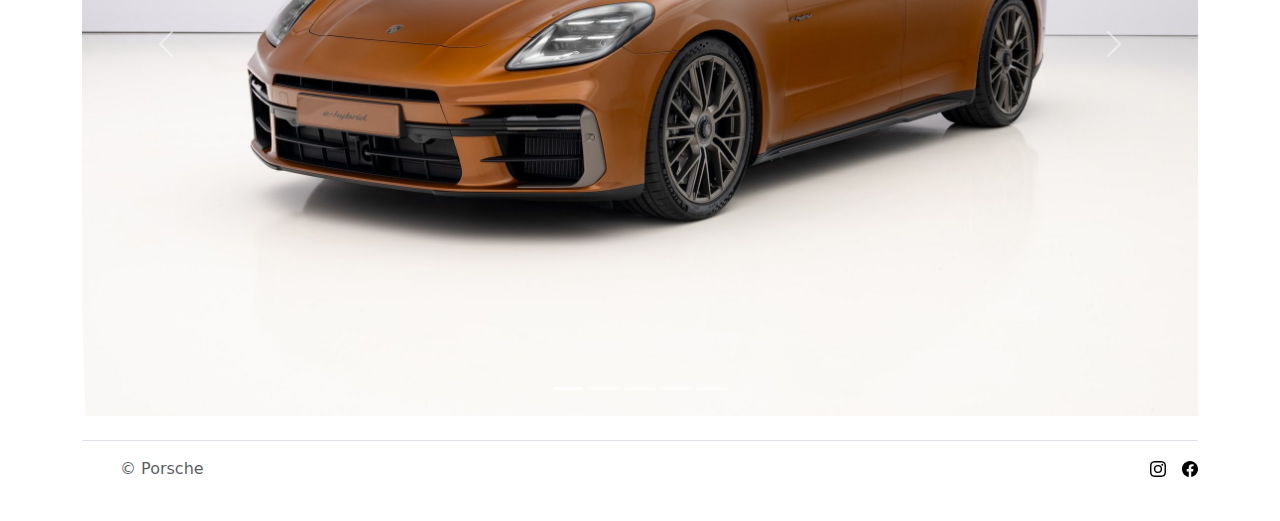
<file: Models/Panamera.html>
<!DOCTYPE html>
<html lang="en">
    <head>
        <meta charset="UTF-8">
        <title>Porsche 911 GT3 RS</title>
        <link href="https://cdn.jsdelivr.net/npm/bootstrap@5.3.3/dist/css/bootstrap.min.css" rel="stylesheet" integrity="sha384-QWTKZyjpPEjISv5WaRU9OFeRpok6YctnYmDr5pNlyT2bRjXh0JMhjY6hW+ALEwIH" crossorigin="anonymous">
        <style>
            #heading,p 
            {
                font-family: Porsche-Next;
            }
            .card-img-overlay {
                display: flex;
                align-items: flex-start;
                justify-content: left;
                color: antiquewhite;
                padding-left: 7%;
                text-wrap: wrap;
            }

            .engine {
                display: flex;
                flex-direction: column;
                flex-wrap: wrap;
                flex-basis: content;
            }

            .card-img {
                border-radius: 0;
            }

            .card-body {
                display: flex;
                align-items: flex-end;
                justify-content: center;
                color: antiquewhite;
            }

            .card, img {
                border: 0;
            }

            .specs {
                padding-top: 5;
                padding-bottom: 5;
                display: flex;
                justify-content: space-evenly;
                font-family: 'Arial Narrow', Arial, sans-serif;
                font-weight: bold;
                border: 0;
            }

            .specs > h2 {
                padding: 0;
            }
            .specs {
                color:#405D72;
            }
        </style>
    </head>
    <body>
        <div class="container">
            <div class="px-0 pt-0 mt-5 text-center border-bottom">
                <h1 id="heading" class="display-4 fw-bold text-body-emphasis" >Panamera</h1>
                <div class="col-lg-6 mx-auto">
                    <p class="lead mb-0">The Panamera is for those who use freedom to follow their instincts. Who express themselves in the way they travel, not just in reaching their destination. Who make decisions based on their own desires and not what others think. We built this sports car for exactly these people.</p>
                <div class="d-grid gap-2 d-sm-flex justify-content-sm-center mb-0">
              </div>
            </div>
            <div class="overflow-hidden" style="max-height: 80vh;">
                <div class="container px-0 mb-0" style="border: 0;margin-bottom: 0;">
                    <img src="../Images/porsche panamera.png" class="img-fluid rounded-3 shadow-lg" alt="Porsche Panamera image" width="100%" height="500" loading="lazy">
                </div>
                </div>
            </div>
        </div>

        <div class="specs">
            <div class="power">
                <h2>620hp</h2>
                <p>Power</p>
            </div>
            <div class="torque">
                <h2>820Nm</h2>
                <p>Torque</p>
            </div>
            <div class="0-100">
                <h2>3.0s</h2>
                <p>0-100</p>
            </div>
            <div class="power">
                <h2>196kmph</h2>
                <p>Top Speed</p>
            </div>
        </div>

        <div clas="container">
            <div class="card text-bg-white">
                <div class="container card-img ">
                    <img src="../Images/Panamera/feature 1.jpg" class="card-img" alt="Why Chose Panamera rasons">
                </div>
                <div class="card-img-overlay">
                <p class="card-text" style="font-size: 130%;font-family: 'Times New Roman', Times, serif ; ">The Panamera as a sporty saloon – the outline and proportions are unmistakably Porsche. Athletic, streamlined, with clear contours and powerful 
                    <br />proportions. The long wheelbase, shorter overhang at the front and longer overhang at the rear already lend visual dynamism. The prominent 
                    <br />sculpting of the side profile creates the customary Porsche waistline and sense of lightness.</p>
            </div>
          </div>
        </div>

        <div clas="container">
            <div class="card text-bg-white">
                <div class="container card-img ">
                    <img src="../Images/Panamera/feature 2.jpg" class="card-img" alt="Air suspension details">
                </div>
                <div class="card-img-overlay">
                <p class="card-text" style="font-size: 130%;font-family: 'Times New Roman', Times, serif ; ">All Panamera models are equipped with the new adaptive air suspension including Porsche Active Suspension Management (PASM). The high-end 
                    <br />Porsche Active Ride suspension is optionally available for the Panamera E-Hybrid models, which is an active suspension system on all four wheels to increase both comfort and performance. More about this can be found in the E-Performance chapter.</p>
            </div>
          </div>
        </div>

        <div clas="container">
            <div class="card text-bg-white">
                <div class="container card-img ">
                    <img src="../Images/Panamera/feature 3.jpg" class="card-img" alt="Hybrid-Engine details">
                </div>
                <div class="card-img-overlay">
                <p class="card-text" style="font-size: 130%;font-family: 'Times New Roman', Times, serif ; ">The combustion engine in the Panamera Turbo E-Hybrid is a newly developed 4.0-litre V8 bi-turbo engine with a maximum power output 
                    <br />of 382 kW (519 PS). In cooperation with the electric motor, this results in a system power output of 500 kW (680 PS). V8 engines stand for exceptional power output, high torque, smooth operation and a characteristic sound.</p>
            </div>
          </div>
        </div>

        <div class="container">
            <div id="carouselExampleIndicators" class="carousel slide">
                <div class="carousel-indicators">
                  <button type="button" data-bs-target="#carouselExampleIndicators" data-bs-slide-to="0" class="active" aria-current="true" aria-label="Slide 1"></button>
                  <button type="button" data-bs-target="#carouselExampleIndicators" data-bs-slide-to="1" aria-label="Slide 2"></button>
                  <button type="button" data-bs-target="#carouselExampleIndicators" data-bs-slide-to="2" aria-label="Slide 3"></button>
                  <button type="button" data-bs-target="#carouselExampleIndicators" data-bs-slide-to="3" aria-label="Slide 4"></button>
                  <button type="button" data-bs-target="#carouselExampleIndicators" data-bs-slide-to="4" aria-label="Slide 5"></button>
                </div>
                <div class="carousel-inner">
                  <div class="carousel-item active">
                    <img src="../Images/Panamera/panamera-1.jpg" class="d-block w-100" alt="Front-Exterior Porsche 911 GT3-RS image 1" height="100%">
                  </div>
                  <div class="carousel-item">
                    <img src="../Images/Panamera/panamera-2.jpg" class="d-block w-100" alt="Front-Exterior Porsche 911 GT3-RS image 2" height="100%">
                  </div>
                  <div class="carousel-item">
                    <img src="../Images/Panamera/panamera-3.jpg" class="d-block w-100" alt="Back-Exterior Porsche 911 GT3-RS image 1" height="100%">
                  </div>
                  <div class="carousel-item">
                    <img src="../Images/Panamera/panamera-4.jpg" class="d-block w-100" alt="Back-Exterior Porsche 911 GT3-RS image 2" height="100%">
                  </div>
                  <div class="carousel-item">
                    <img src="../Images/Panamera/panamera-5.jpg" class="d-block w-100" alt="Interior Porsche 911 GT3-RS image 1" height="100%">
                  </div>
                </div>
                <button class="carousel-control-prev" type="button" data-bs-target="#carouselExampleIndicators" data-bs-slide="prev">
                  <span class="carousel-control-prev-icon" aria-hidden="true"></span>
                  <span class="visually-hidden">Previous</span>
                </button>
                <button class="carousel-control-next" type="button" data-bs-target="#carouselExampleIndicators" data-bs-slide="next">
                  <span class="carousel-control-next-icon" aria-hidden="true"></span>
                  <span class="visually-hidden">Next</span>
                </button>
              </div>
        </div>

        <div class="container">
            <footer class="d-flex flex-wrap justify-content-between align-items-center py-3 my-4 border-top">
              <div class="col-md-4 d-flex align-items-center">
                <a href="/" class="mb-3 me-2 mb-md-0 text-body-secondary text-decoration-none lh-1">
                  <svg class="bi" width="30" height="24"><use xlink:href="#bootstrap"></use></svg>
                </a>
                <span class="mb-3 mb-md-0 text-body-secondary">© Porsche</span>
              </div>
          
              <ul class="nav col-md-4 justify-content-end list-unstyled d-flex">
                <li class="ms-3"><a class="text-body-secondary" href="#"><svg class="bi" width="24" height="24"><use xlink:href="#twitter"></use></svg></a></li>
                <li class="ms-3"><a class="text-body-dark" href="https://www.instagram.com/porsche/"><svg xmlns="http://www.w3.org/2000/svg" width="16" height="16" fill="dark" class="bi bi-instagram" viewBox="0 0 16 16">
                  <path d="M8 0C5.829 0 5.556.01 4.703.048 3.85.088 3.269.222 2.76.42a3.9 3.9 0 0 0-1.417.923A3.9 3.9 0 0 0 .42 2.76C.222 3.268.087 3.85.048 4.7.01 5.555 0 5.827 0 8.001c0 2.172.01 2.444.048 3.297.04.852.174 1.433.372 1.942.205.526.478.972.923 1.417.444.445.89.719 1.416.923.51.198 1.09.333 1.942.372C5.555 15.99 5.827 16 8 16s2.444-.01 3.298-.048c.851-.04 1.434-.174 1.943-.372a3.9 3.9 0 0 0 1.416-.923c.445-.445.718-.891.923-1.417.197-.509.332-1.09.372-1.942C15.99 10.445 16 10.173 16 8s-.01-2.445-.048-3.299c-.04-.851-.175-1.433-.372-1.941a3.9 3.9 0 0 0-.923-1.417A3.9 3.9 0 0 0 13.24.42c-.51-.198-1.092-.333-1.943-.372C10.443.01 10.172 0 7.998 0zm-.717 1.442h.718c2.136 0 2.389.007 3.232.046.78.035 1.204.166 1.486.275.373.145.64.319.92.599s.453.546.598.92c.11.281.24.705.275 1.485.039.843.047 1.096.047 3.231s-.008 2.389-.047 3.232c-.035.78-.166 1.203-.275 1.485a2.5 2.5 0 0 1-.599.919c-.28.28-.546.453-.92.598-.28.11-.704.24-1.485.276-.843.038-1.096.047-3.232.047s-2.39-.009-3.233-.047c-.78-.036-1.203-.166-1.485-.276a2.5 2.5 0 0 1-.92-.598 2.5 2.5 0 0 1-.6-.92c-.109-.281-.24-.705-.275-1.485-.038-.843-.046-1.096-.046-3.233s.008-2.388.046-3.231c.036-.78.166-1.204.276-1.486.145-.373.319-.64.599-.92s.546-.453.92-.598c.282-.11.705-.24 1.485-.276.738-.034 1.024-.044 2.515-.045zm4.988 1.328a.96.96 0 1 0 0 1.92.96.96 0 0 0 0-1.92m-4.27 1.122a4.109 4.109 0 1 0 0 8.217 4.109 4.109 0 0 0 0-8.217m0 1.441a2.667 2.667 0 1 1 0 5.334 2.667 2.667 0 0 1 0-5.334"/>
                </svg></a></li>
                <li class="ms-3"><a class="text-body-prim" href="https://www.facebook.com/porsche/"><svg xmlns="http://www.w3.org/2000/svg" width="16" height="16" fill="dark" class="bi bi-facebook" viewBox="0 0 16 16">
                  <path d="M16 8.049c0-4.446-3.582-8.05-8-8.05C3.58 0-.002 3.603-.002 8.05c0 4.017 2.926 7.347 6.75 7.951v-5.625h-2.03V8.05H6.75V6.275c0-2.017 1.195-3.131 3.022-3.131.876 0 1.791.157 1.791.157v1.98h-1.009c-.993 0-1.303.621-1.303 1.258v1.51h2.218l-.354 2.326H9.25V16c3.824-.604 6.75-3.934 6.75-7.951"/>
                </svg></a></li>
              </ul>
            </footer>
        </div>
        
        <script src="https://cdn.jsdelivr.net/npm/bootstrap@5.3.3/dist/js/bootstrap.bundle.min.js" integrity="sha384-YvpcrYf0tY3lHB60NNkmXc5s9fDVZLESaAA55NDzOxhy9GkcIdslK1eN7N6jIeHz" crossorigin="anonymous"></script>
    </body>
</html>
</file>
<file: style.css>
.heading {
    display: grid;
    justify-content: center;
}
</file>
